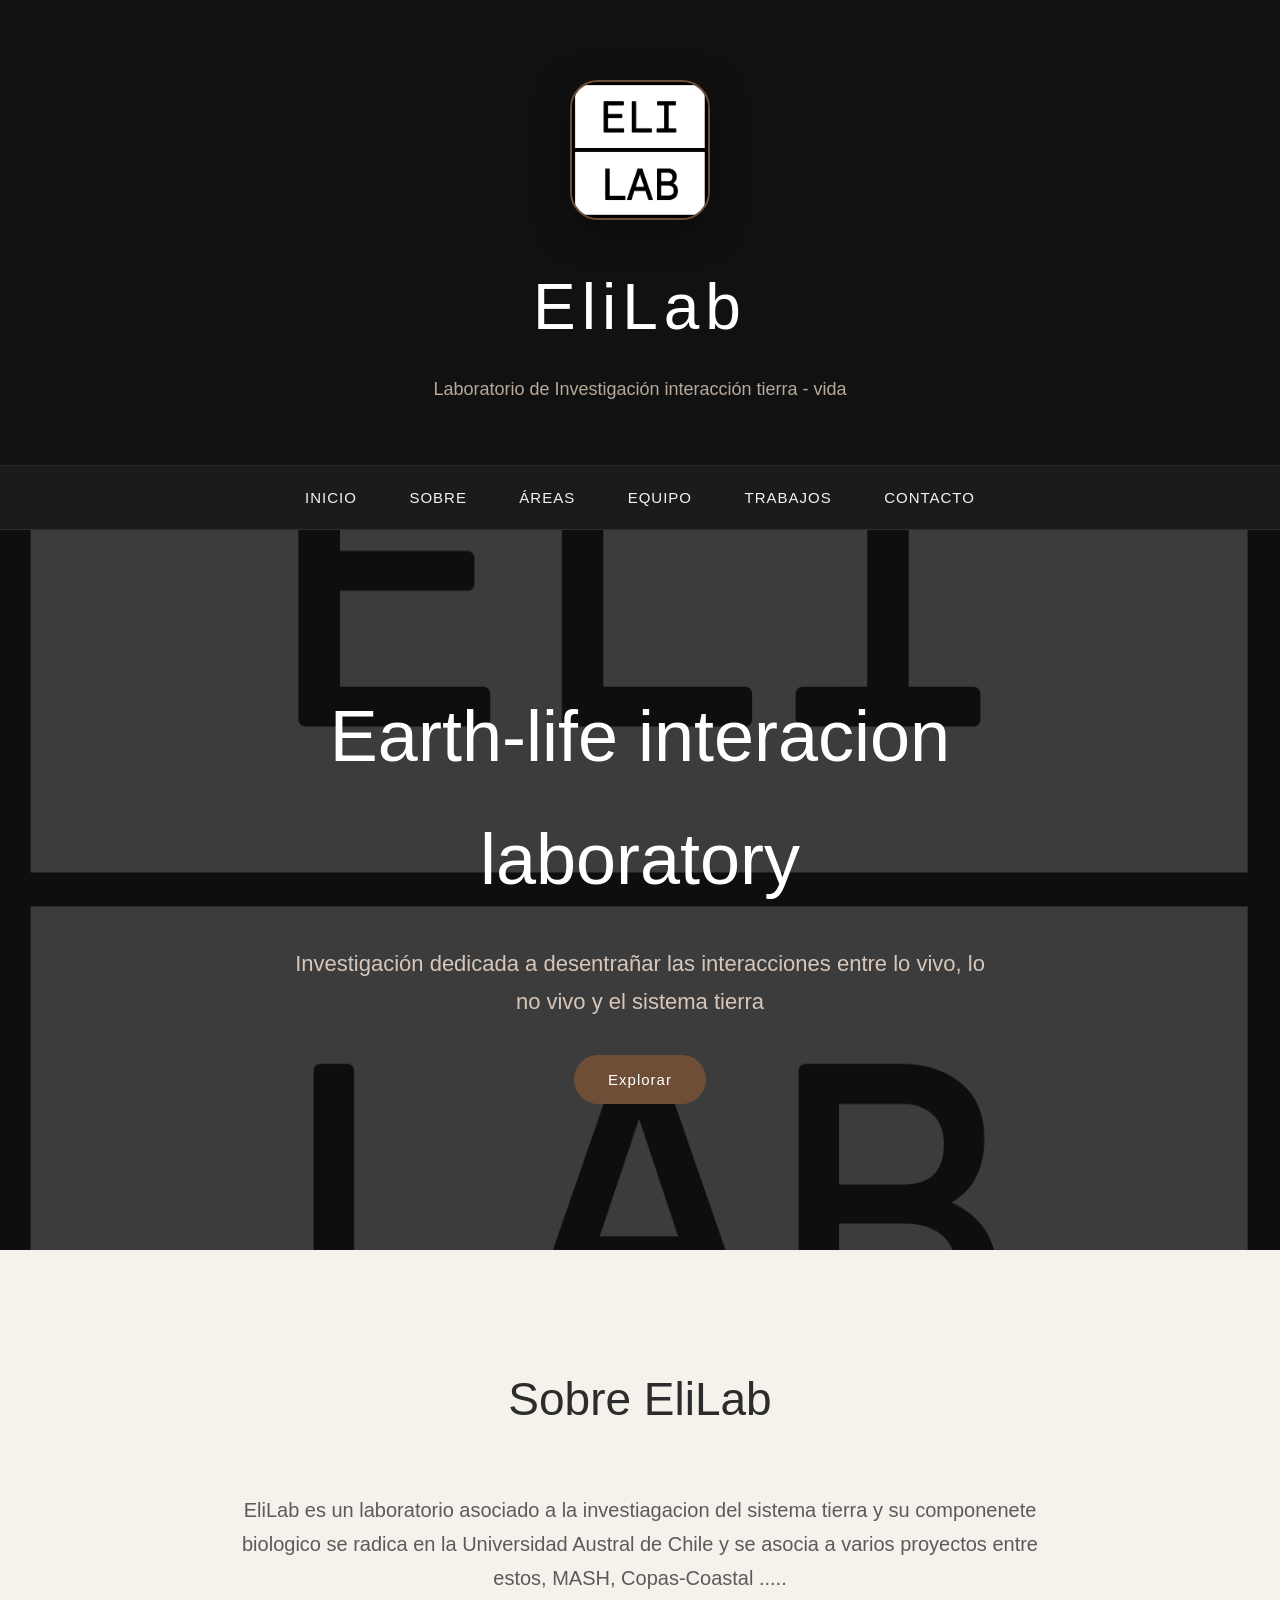
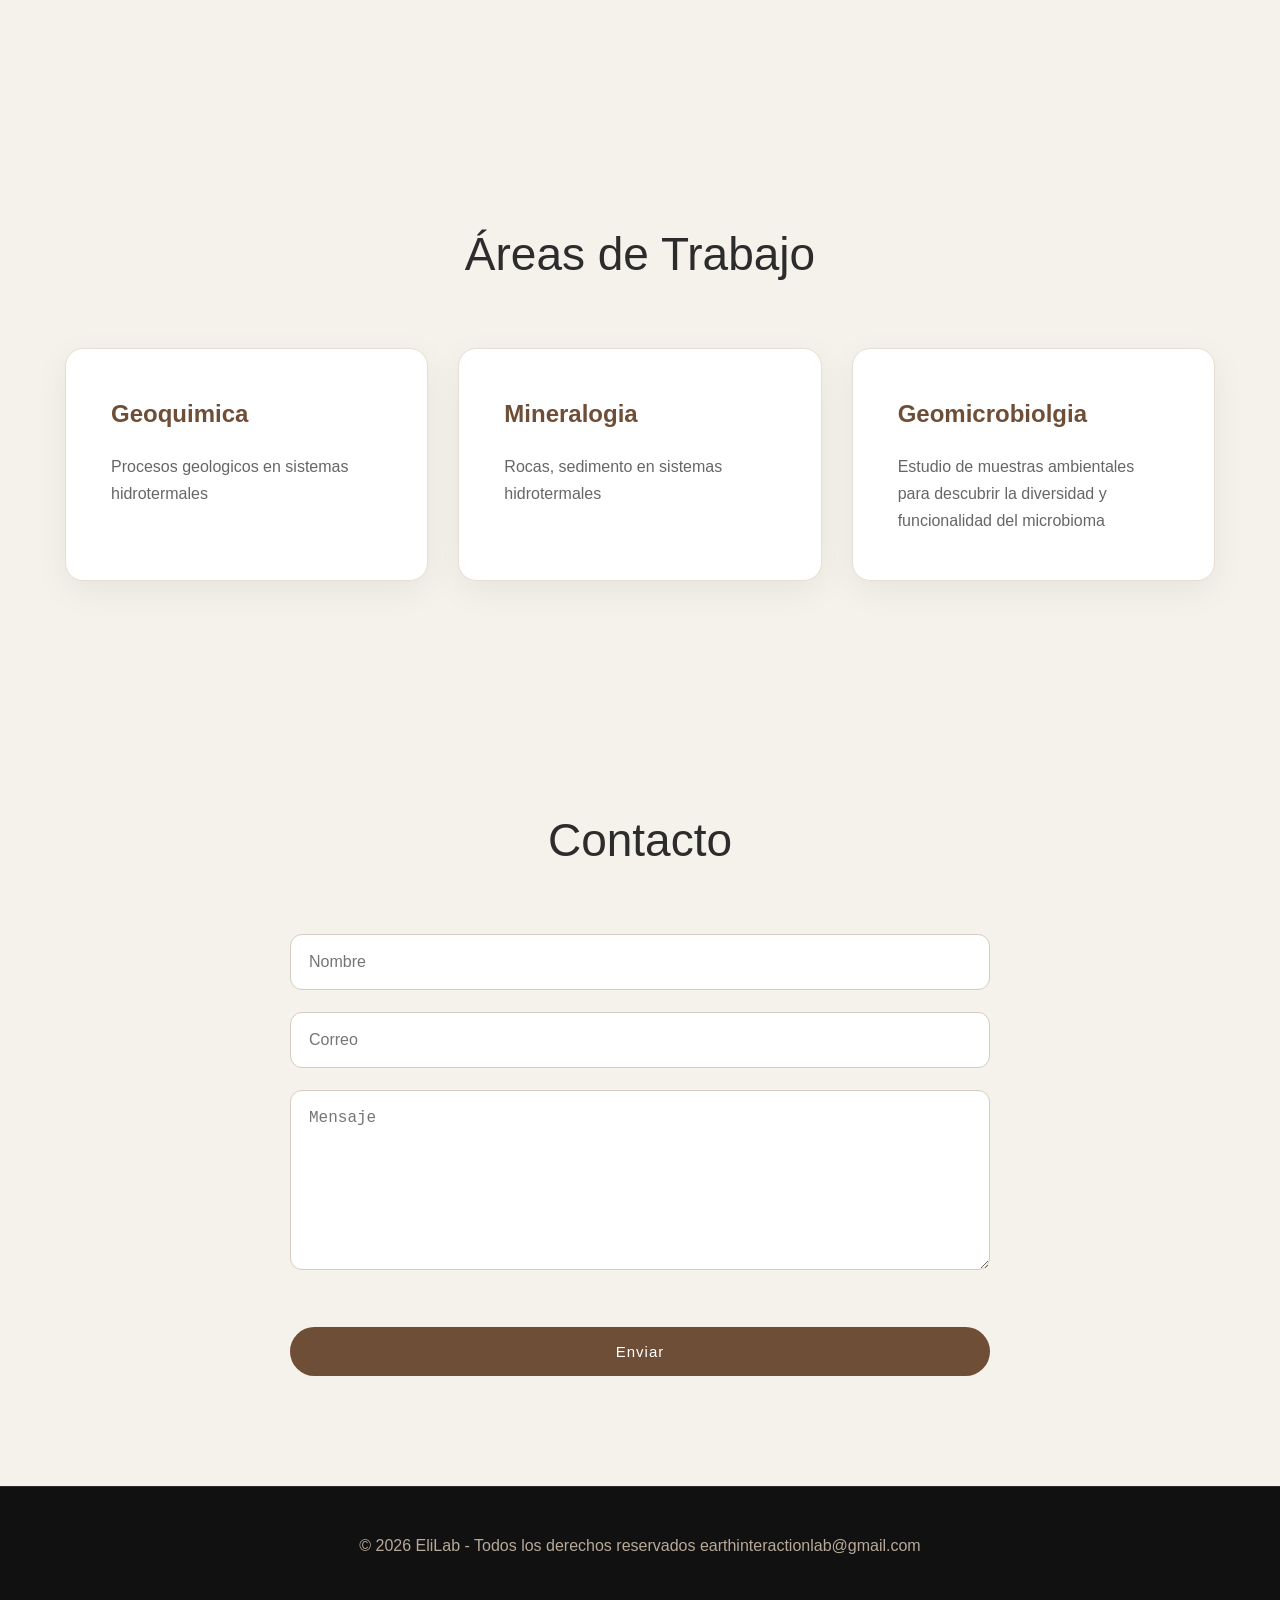
<file: index.html>
<!DOCTYPE html>
<html lang="es">
<head>
    <meta charset="UTF-8">
    <meta name="viewport" content="width=device-width, initial-scale=1.0">
    <title>EliLab</title>
    <link rel="stylesheet" href="style.css">
</head>
<body>

    <!-- HEADER -->
    <header>
        <img src="assets/ELI_Square.png" alt="EliLab Logo" class="logo">
        <h1>EliLab</h1>
        <p>Laboratorio de Investigación interacción tierra - vida </p>
    </header>

    <!-- NAV -->
    <nav>
        <a href="#inicio">Inicio</a>
        <a href="#sobre">Sobre</a>
        <a href="#areas">Áreas</a>
        <a href="equipo.html">Equipo</a>
        <a href="trabajos.html">Trabajos</a>
        <a href="#contacto">Contacto</a>
    </nav>

    <!-- HERO -->
    <section class="hero" id="inicio">

        <!-- VIDEO DE FONDO -->
        <!-- Las etiquetas autoplay, loop y muted son obligatorias para que los navegadores permitan que se reproduzca solo -->
        <video autoplay loop muted playsinline class="video-fondo">
            <source src="assets/video_entrada.mp4" type="video/mp4">
        </video>

        <!-- CONTENIDO DEL HERO -->
        <div class="hero-content">
            <h2>Earth-life interacion laboratory</h2>
            <p>
                Investigación dedicada a desentrañar las interacciones 
                entre lo vivo, lo no vivo y el sistema tierra
            </p>
            <button onclick="mostrarMensaje()">
                Explorar
            </button>
        </div>

    </section>

    <!-- SOBRE -->
    <section id="sobre">
        <div class="container">
            <h2>Sobre EliLab</h2>
            <p>
                EliLab es un laboratorio asociado a la investiagacion del sistema tierra y su componenete biologico
                se radica en la Universidad Austral de Chile y se asocia a varios proyectos entre estos, MASH, Copas-Coastal .....
            </p>
        </div>
    </section>

    <!-- ÁREAS -->
    <section id="areas">
        <div class="container">
            <h2>Áreas de Trabajo</h2>
            <div class="cards">
                <div class="card">
                    <h3>Geoquimica</h3>
                    <p>Procesos geologicos en sistemas hidrotermales</p>
                </div>
                <div class="card">
                    <h3>Mineralogia</h3>
                    <p>Rocas, sedimento en sistemas hidrotermales</p>
                </div>
                <div class="card">
                    <h3>Geomicrobiolgia</h3>
                    <p>Estudio de muestras ambientales para descubrir la diversidad y funcionalidad del microbioma</p>
                </div>
            </div>
        </div>
    </section>

    <!-- CONTACTO -->
    <section id="contacto">
        <div class="container">
            <h2>Contacto</h2>
            <form>
                <input type="text" placeholder="Nombre" required>
                <input type="email" placeholder="Correo" required>
                <textarea placeholder="Mensaje" required></textarea>
                <button type="submit">Enviar</button>
            </form>
        </div>
    </section>

    <!-- FOOTER -->
    <footer>
        © 2026 EliLab - Todos los derechos reservados
        earthinteractionlab@gmail.com
    </footer>

    <script src="script.js"></script>

</body>
</html>
</file>
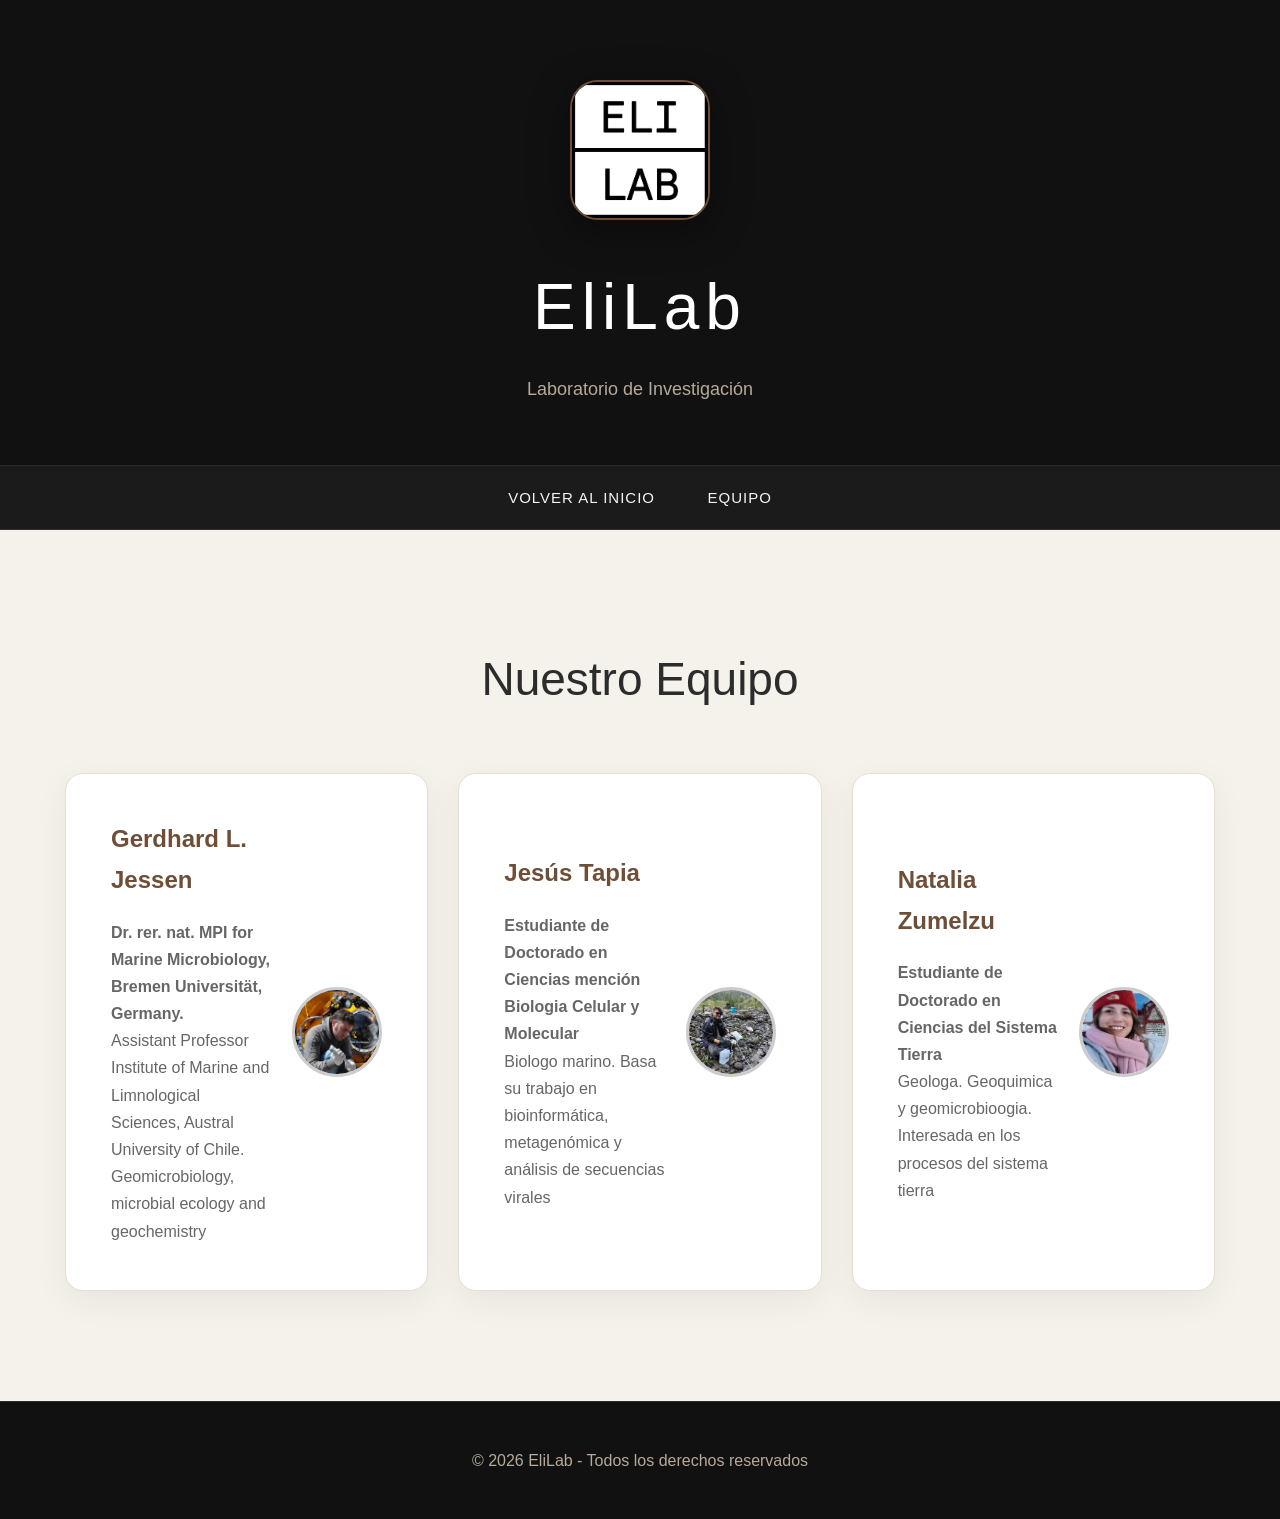
<file: equipo.html>
<!DOCTYPE html>
<html lang="es">
<head>
    <meta charset="UTF-8">
    <meta name="viewport" content="width=device-width, initial-scale=1.0">
    <title>Equipo - EliLab</title>
    <!-- Usamos el mismo archivo CSS para mantener el diseño -->
    <link rel="stylesheet" href="style.css"> 
</head>
<body>

    <!-- HEADER (Mismo que la página principal) -->
    <header>
        <img src="assets/ELI_Square.png" alt="EliLab Logo" class="logo">
        <h1>EliLab</h1>
        <p>Laboratorio de Investigación</p>
    </header>

    <!-- NAV (Para poder volver al inicio) -->
    <nav>
        <a href="index.html">Volver al Inicio</a>
        <a href="equipo.html">Equipo</a>
    </nav>

    <!-- SECCIÓN EQUIPO -->
    <section id="equipo">
        <div class="container">
            <h2>Nuestro Equipo</h2>
            
            <div class="cards">

                <div class="card equipo-card">
                    
                    <!-- Lado izquierdo: Texto -->
                    <div class="info-texto">
                        <h3>Gerdhard L. Jessen</h3>
                        <p><strong>Dr. rer. nat. MPI for Marine Microbiology, Bremen Universität, Germany. </strong></p>
                        <p>Assistant Professor Institute of Marine and Limnological Sciences, Austral University of Chile. Geomicrobiology, microbial ecology and geochemistry</p>
                    </div>

                    <!-- Lado derecho: Foto -->
                    <!-- Asegúrate de subir tu foto a la carpeta assets -->
                    <img src="assets/foto_profe.png" alt="Foto de profe" class="foto-perfil">
                    
                </div>

               <!-- Tarjeta de integrante -->
                <div class="card equipo-card">
                    
                    <!-- Lado izquierdo: Texto -->
                    <div class="info-texto">
                        <h3>Jesús Tapia</h3>
                        <p><strong>Estudiante de Doctorado en Ciencias mención Biologia Celular y Molecular</strong></p>
                        <p>Biologo marino. Basa su trabajo en bioinformática, metagenómica y análisis de secuencias virales</p>
                    </div>

                    <!-- Lado derecho: Foto -->
                    <!-- Asegúrate de subir tu foto a la carpeta assets -->
                    <img src="assets/foto_jesus.jpg" alt="Foto de Jesús" class="foto-perfil">
                    
                </div>

                <!-- Tarjeta de integrante -->
                <div class="card equipo-card">
                    
                    <!-- Lado izquierdo: Texto -->
                    <div class="info-texto">
                        <h3>Natalia Zumelzu</h3>
                        <p><strong>Estudiante de Doctorado en Ciencias del Sistema Tierra</strong></p>
                        <p>Geologa. Geoquimica y geomicrobioogia. Interesada en los procesos del sistema tierra</p>
                    </div>

                    <!-- Lado derecho: Foto -->
                    <!-- Asegúrate de subir tu foto a la carpeta assets -->
                    <img src="assets/foto_natalia.jpeg" alt="Foto de Natalia" class="foto-perfil">
                    
                </div>

                <!-- Puedes copiar y pegar el bloque <div class="card">...</div> para agregar más integrantes después -->

            </div>
        </div>
    </section>

    <!-- FOOTER -->
    <footer>
        © 2026 EliLab - Todos los derechos reservados
    </footer>

    <script src="script.js"></script>
</body>
</html>
</file>
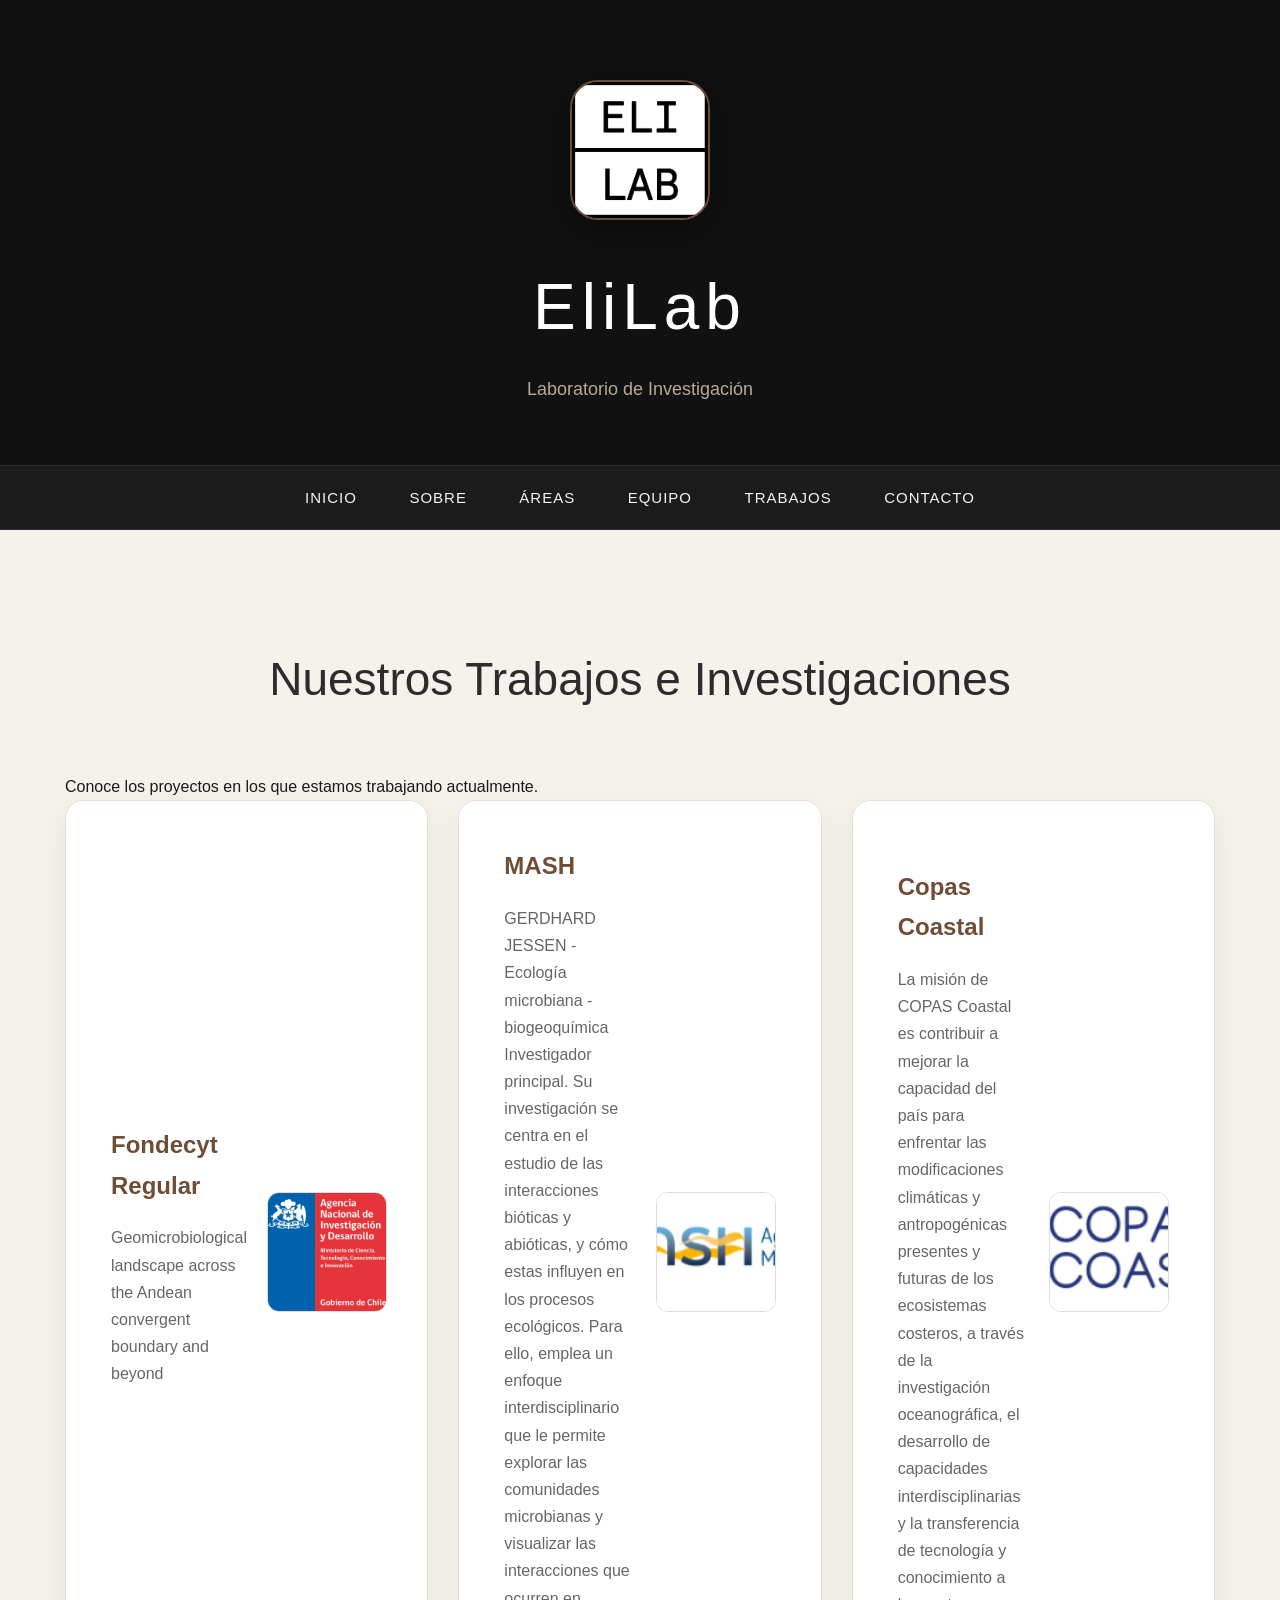
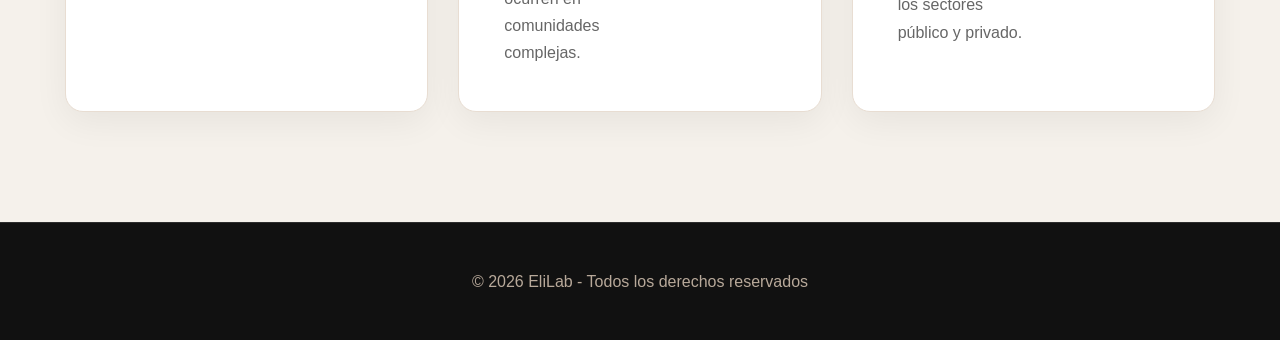
<file: trabajos.html>
<!DOCTYPE html>
<html lang="es">
<head>
    <meta charset="UTF-8">
    <meta name="viewport" content="width=device-width, initial-scale=1.0">
    <title>Trabajos - EliLab</title>
    <!-- Se enlaza el mismo CSS para mantener el estilo -->
    <link rel="stylesheet" href="style.css">
</head>
<body>

    <!-- HEADER -->
    <header>
        <img src="assets/ELI_Square.png" alt="EliLab Logo" class="logo">
        <h1>EliLab</h1>
        <p>Laboratorio de Investigación </p>
    </header>

    <!-- NAV (Actualizado para volver correctamente al index) -->
    <nav>
        <a href="index.html#inicio">Inicio</a>
        <a href="index.html#sobre">Sobre</a>
        <a href="index.html#areas">Áreas</a>
        <a href="equipo.html">Equipo</a>
        <a href="trabajos.html">Trabajos</a>
        <a href="index.html#contacto">Contacto</a>
    </nav>

    <!-- SECCIÓN DE TRABAJOS -->
    <section id="trabajos-lista">
        <div class="container">
            <h2>Nuestros Trabajos e Investigaciones</h2>
            <p>Conoce los proyectos en los que estamos trabajando actualmente.</p>
            
            <div class="cards">
                
                <!-- Trabajo 1: Fondecyt -->
                <div class="card trabajo-card">
                    <div class="info-texto">
                        <h3>Fondecyt Regular</h3>
                        <p>Geomicrobiological landscape across the Andean convergent boundary and beyond</p>
                    </div>
                    <!-- El enlace que envuelve la imagen -->
                    <a href="https://anid.cl/">
                        <img src="assets/anid.png" alt="Proyecto Fondecyt" class="foto-proyecto">
                    </a>
                </div>

                <!-- Trabajo 2: MASH -->
                <div class="card trabajo-card">
                    <div class="info-texto">
                        <h3>MASH</h3>
                        <p>GERDHARD JESSEN - Ecología microbiana - biogeoquímica Investigador principal. Su investigación se centra en el estudio de las interacciones bióticas y abióticas, y cómo estas influyen en los procesos ecológicos. Para ello, emplea un enfoque interdisciplinario que le permite explorar las comunidades microbianas y visualizar las interacciones que ocurren en comunidades complejas.</p>
                    </div>
                    <!-- El enlace que envuelve la imagen -->
                    <a href="https://mileniomash.cl/">
                        <img src="assets/mash.png" alt="Proyecto MASH" class="foto-proyecto">
                    </a>
                </div>

                <!-- Trabajo 3: Copas Coastal -->
                <div class="card trabajo-card">
                    <div class="info-texto">
                        <h3>Copas Coastal</h3>
                        <p>La misión de COPAS Coastal es contribuir a mejorar la capacidad del país para enfrentar las modificaciones climáticas y antropogénicas presentes y futuras de los ecosistemas costeros, a través de la investigación oceanográfica, el desarrollo de capacidades interdisciplinarias y la transferencia de tecnología y conocimiento a los sectores público y privado.</p>
                    </div>
                    <!-- El enlace que envuelve la imagen -->
                    <a href="https://copas-coastal.cl/">
                        <img src="assets/copas_coastal.png" alt="Proyecto Copas Coastal" class="foto-proyecto">
                    </a>
                </div>

            </div>
        </div>
    </section>

    <!-- FOOTER -->
    <footer>
        © 2026 EliLab - Todos los derechos reservados
    </footer>

    <script src="script.js"></script>

</body>
</html>
</file>
<file: style.css>
*{
    margin:0;
    padding:0;
    box-sizing:border-box;
}

html{
    scroll-behavior:smooth;
}

body{
    font-family: "Segoe UI", Arial, sans-serif;
    background:#f5f1eb;
    color:#1c1c1c;
    line-height:1.7;
}

/* HEADER */

header{
    background:#111111;
    color:white;
    padding:80px 20px 60px;
    text-align:center;
    border-bottom:1px solid #2b2b2b;
}

.logo{
    width:140px;
    height:140px;
    object-fit:cover;
    border-radius:28px;

    margin-bottom:25px;

    border:2px solid #6f4e37;

    background:white;

    box-shadow:
    0 10px 40px rgba(0,0,0,0.4);

    transition:0.4s;
}

.logo:hover{
    transform:scale(1.05);
}

header h1{
    font-size:64px;
    letter-spacing:6px;
    font-weight:300;
    color:#ffffff;
}

header p{
    margin-top:12px;
    color:#b8a99a;
    font-size:18px;
}

/* NAV */

nav{
    background:#1b1b1b;
    text-align:center;
    padding:18px;

    position:sticky;
    top:0;
    z-index:999;

    border-bottom:1px solid #2f2f2f;
}

nav a{
    color:#f3f3f3;
    text-decoration:none;
    margin:0 24px;
    font-size:15px;
    letter-spacing:1px;
    text-transform:uppercase;
    transition:0.3s;
}

nav a:hover{
    color:#a67b5b;
}

/* HERO */

.hero{
    min-height:80vh;

    display:flex;
    justify-content:center;
    align-items:center;

    text-align:center;

    padding:80px 20px;

    background:
    linear-gradient(
        rgba(17,17,17,0.82),
        rgba(17,17,17,0.82)
    ),
    url("assets/ELI_Square.png");

    background-size:cover;
    background-position:center;
}

.hero-content{
    max-width:850px;
}

.hero h2{
    font-size:72px;
    font-weight:200;
    color:white;

    margin-bottom:25px;
}

.hero p{
    color:#d7c7ba;
    font-size:22px;

    max-width:700px;
    margin:auto;
}

/* BUTTON */

button{
    margin-top:35px;

    background:#6f4e37;
    color:white;

    border:none;

    padding:16px 34px;

    border-radius:50px;

    font-size:15px;
    letter-spacing:1px;

    cursor:pointer;

    transition:0.3s;
}

button:hover{
    background:#8b6547;
    transform:translateY(-2px);
}

/* SECTIONS */

section{
    padding:110px 20px;
}

.container{
    max-width:1150px;
    margin:auto;
}

section h2{
    text-align:center;

    font-size:46px;
    font-weight:300;

    margin-bottom:55px;

    color:#2c2c2c;
}

/* SOBRE */

#sobre p{
    max-width:850px;
    margin:auto;

    text-align:center;

    font-size:20px;

    color:#5b5b5b;
}

/* CARDS */

.cards{
    display:flex;
    gap:30px;
    flex-wrap:wrap;
}

.card{
    flex:1;
    min-width:260px;

    background:white;

    padding:45px;

    border-radius:18px;

    border:1px solid #e8ddd2;

    box-shadow:
    0 10px 35px rgba(0,0,0,0.06);

    transition:0.35s;
}

.card:hover{
    transform:translateY(-10px);

    box-shadow:
    0 15px 45px rgba(0,0,0,0.12);
}

.card h3{
    margin-bottom:18px;

    color:#6f4e37;

    font-size:24px;
}

.card p{
    color:#666;
}

/* CONTACT */

form{
    max-width:700px;
    margin:auto;

    display:flex;
    flex-direction:column;
    gap:22px;
}

input,
textarea{
    padding:18px;

    border-radius:12px;

    border:1px solid #d7ccc2;

    background:white;

    font-size:16px;
}

textarea{
    min-height:180px;
}

/* FOOTER */

footer{
    background:#111111;

    color:#b8a99a;

    text-align:center;

    padding:45px;

    border-top:1px solid #2d2d2d;
}

/* RESPONSIVE */

@media(max-width:768px){

    header h1{
        font-size:42px;
    }

    .hero h2{
        font-size:44px;
    }

    .hero p{
        font-size:18px;
    }

    .cards{
        flex-direction:column;
    }

}

/* =========================================
   ESTILOS PARA LAS TARJETAS DE EQUIPO
   ========================================= */

.equipo-card {
    display: flex; /* Permite colocar elementos lado a lado */
    align-items: center; /* Centra el texto y la imagen verticalmente */
    justify-content: space-between; /* Empuja la foto a la derecha */
    gap: 20px; /* Crea un espacio entre el texto y la foto */
    text-align: left; /* Asegura que el texto se lea de izquierda a derecha */
}

/* El bloque de texto ocupa el espacio que sobra */
.info-texto {
    flex-grow: 1; 
}

/* Estilo para la foto de perfil */
.foto-perfil {
    width: 90px; /* Ancho de la foto (puedes achicarlo a 70px si lo ves muy grande) */
    height: 90px; /* Alto de la foto (debe ser igual al ancho) */
    border-radius: 50%; /* Hace que la foto sea un círculo perfecto */
    object-fit: cover; /* Evita que la foto se estire o se deforme */
    flex-shrink: 0; /* Evita que la foto se aplaste si escribes mucho texto */
    border: 3px solid #ccc; /* Opcional: un pequeño borde gris alrededor de la foto */
}

/* 1. EL CONTENEDOR PRINCIPAL */
.hero {
    position: relative; /* ¡CRÍTICO! Esto obliga al video a no salirse de esta sección */
    overflow: hidden; /* Corta cualquier borde del video que sobresalga */
    
    /* Probablemente ya tengas esto para centrar tu texto: */
    min-height: 80vh; /* O la altura que prefieras */
    display: flex;
    align-items: center;
    justify-content: center;
}

/* 2. EL VIDEO DE FONDO */
.video-fondo {
    position: absolute; /* Saca al video del flujo normal y lo deja flotando */
    top: 0;
    left: 0;
    width: 100%;
    height: 100%;
    object-fit: cover; /* Obliga al video a rellenar toda la pantalla sin achatarse */
    z-index: -1; /* ¡Esto es la magia! El -1 manda el video hacia atrás, detrás del texto */
}

/* 3. EL TEXTO Y BOTÓN */
.hero-content {
    position: relative; /* Necesario para que el z-index funcione */
    z-index: 1; /* Asegura que el texto se quede por encima del video */
    text-align: center; /* Para centrar tu texto */
}

/* =========================================
   ESTILOS PARA LAS TARJETAS DE TRABAJOS
   ========================================= */

.trabajo-card {
    display: flex;
    align-items: center;
    justify-content: space-between;
    gap: 20px;
    text-align: left;
}

/* Estilo para las imágenes de los proyectos */
.foto-proyecto {
    width: 120px; /* Un poco más grande que la foto de perfil */
    height: 120px;
    border-radius: 12px; /* Cuadrado con bordes suaves */
    object-fit: cover;
    flex-shrink: 0;
    transition: transform 0.3s ease, box-shadow 0.3s ease; /* Prepara el efecto hover */
    border: 1px solid #ddd;
}

/* Efecto visual al pasar el cursor (hover) para indicar que es un enlace */
.foto-proyecto:hover {
    transform: scale(1.05); /* Aumenta el tamaño un 5% */
    box-shadow: 0 4px 8px rgba(0, 0, 0, 0.2); /* Agrega una pequeña sombra */
}
</file>
